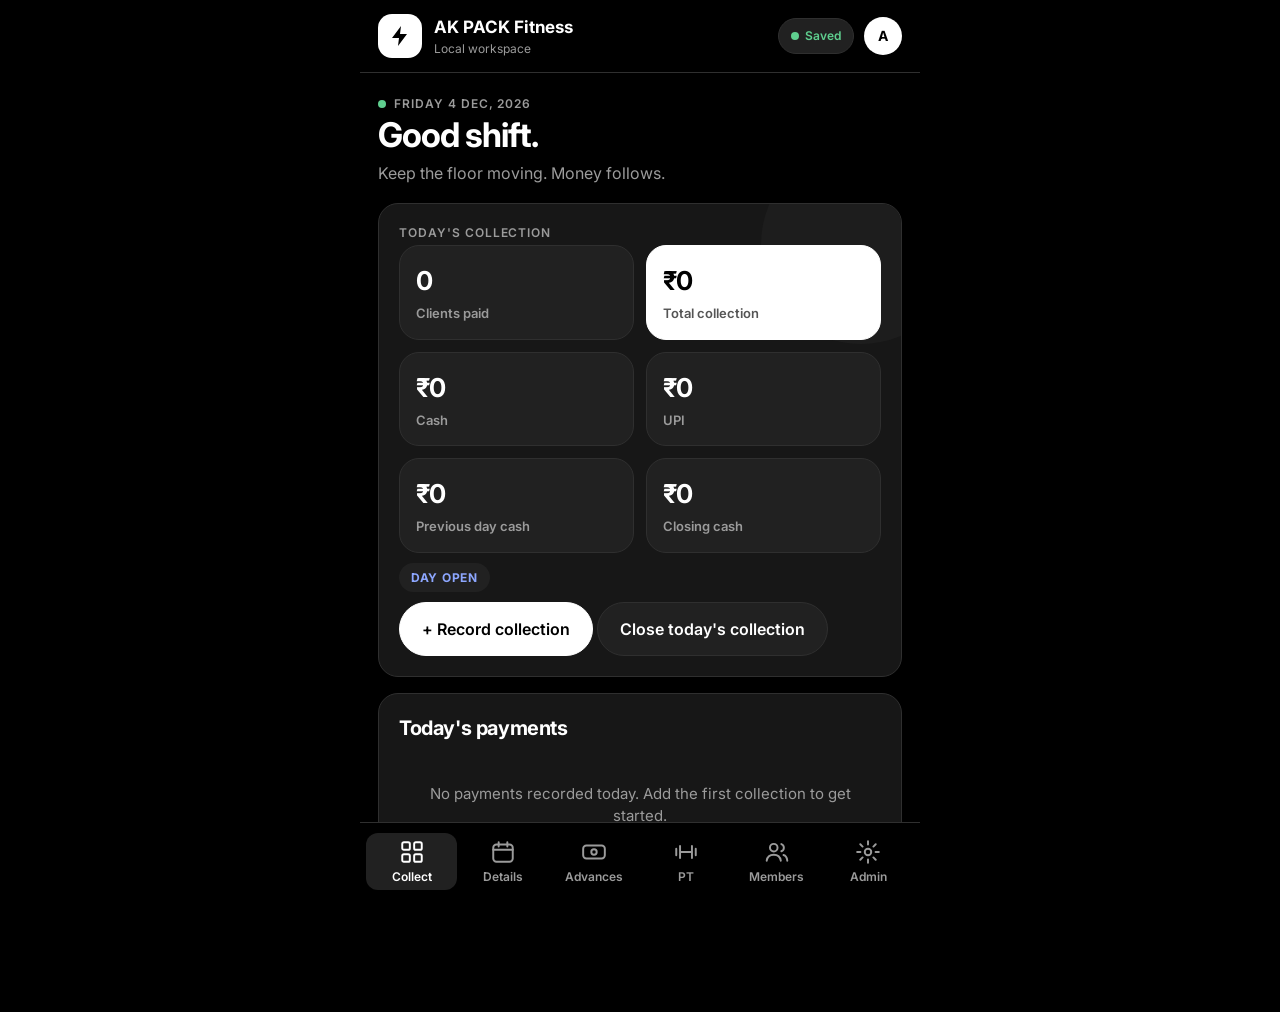
<file: index.html>
<!DOCTYPE html>
<html lang="en">
<head>
  <meta charset="UTF-8">
  <meta name="viewport" content="width=device-width, initial-scale=1, maximum-scale=1">
  <meta name="theme-color" content="#000000">
  <title>AK Pack Fitness — Daily Collection</title>
  <link href="https://fonts.googleapis.com/css2?family=Inter:wght@400;500;600;700&display=swap" rel="stylesheet"><link rel="stylesheet" href="./styles.css">
</head>
<body>
  <div id="ui-root" aria-live="polite"></div>
  <div class="toast" id="toast" role="status" aria-live="polite"></div>
  <div id="modal-root"></div>
  <script type="module" src="./js/bootstrap.js"></script>
</body>
</html>
</file>
<file: styles.css>
:root{color-scheme:dark;--bg:#000;--card:#171717;--card2:#212121;--line:#2f2f2f;--ink:#fff;--muted:#9b9b9b;--accent:#fff;--accent-soft:#212121;--navy:#212121;--ok:#5fcf8f;--err:#ef6a6a;--info:#8da7ff;--wn:#d9a441;--r:20px}
*{box-sizing:border-box}
html,body{margin:0;min-height:100%}
body{background:var(--bg);color:var(--ink);font-family:"Inter",-apple-system,BlinkMacSystemFont,"Segoe UI",Roboto,sans-serif;-webkit-tap-highlight-color:transparent;font-size:15px;line-height:1.45}
input,select,button,textarea{font-family:inherit;font-size:16px;color:var(--ink)}
h1,h2,h3{margin:0;letter-spacing:-.02em}
.hidden{display:none!important}
svg{width:1em;height:1em;stroke:currentColor;fill:none;stroke-width:1.8;stroke-linecap:round;stroke-linejoin:round;flex:none}
#app-screen{max-width:560px;margin:0 auto;min-height:100vh}
/* header */
.topbar{position:sticky;top:0;z-index:20;display:flex;align-items:center;justify-content:space-between;gap:10px;padding:calc(14px + env(safe-area-inset-top,0px)) 18px 14px;background:rgba(0,0,0,.92);-webkit-backdrop-filter:blur(12px);backdrop-filter:blur(12px);border-bottom:1px solid var(--line)}
.topbar-left{display:flex;align-items:center;gap:12px;min-width:0}
.topbar-mark{width:44px;height:44px;border-radius:14px;background:#fff;color:#000;display:grid;place-items:center;font-size:24px;flex:none}
.topbar-title{font-weight:700;font-size:17px;white-space:nowrap}
.topbar-role{font-size:12px;color:var(--muted);white-space:nowrap;overflow:hidden;text-overflow:ellipsis;max-width:140px}
.topbar-right{display:flex;align-items:center;gap:10px}
.sync-pill{white-space:nowrap;display:inline-flex;align-items:center;gap:6px;padding:8px 12px;border-radius:999px;background:var(--card2);border:1px solid var(--line);color:var(--ok);font-weight:600;font-size:12px}
.sync-pill .dot{width:8px;height:8px;border-radius:50%;background:var(--ok)}
.sync-pill .dot.err{background:var(--err)}.sync-pill .dot.wn{background:var(--wn)}
.avatar{width:38px;height:38px;border-radius:50%;background:#fff;color:#000;display:grid;place-items:center;font-weight:700;font-size:14px}
/* layout */
main{padding:22px 18px 120px}
.tab-view{display:none}.tab-view.active{display:block}
.eyebrow{font-size:12px;font-weight:600;letter-spacing:.08em;text-transform:uppercase;color:var(--muted);display:flex;align-items:center;gap:8px}
.eyebrow .pip{width:8px;height:8px;border-radius:50%;background:var(--ok)}
.page-title{font-size:34px;font-weight:700;letter-spacing:-.03em;margin:4px 0 8px;line-height:1.1}
.page-sub{color:var(--muted);margin:0 0 18px;font-size:16px}
.card{background:var(--card);border:1px solid var(--line);border-radius:var(--r);padding:20px;margin-bottom:16px;}
.card h2{font-size:20px;font-weight:700;margin-bottom:12px}
.section-head{display:flex;align-items:center;justify-content:space-between;margin-bottom:10px}
.section-head h2{margin:0}
.hero{position:relative;overflow:hidden}
.hero::after{content:"";position:absolute;right:-60px;top:-60px;width:200px;height:200px;border-radius:50%;background:#1d1d1d}
.hero>*{position:relative;z-index:1}
.hero .num{font-size:44px}
.stat-grid{display:grid;grid-template-columns:1fr 1fr;gap:12px}
.stat{background:var(--card2);border:1px solid var(--line);border-radius:20px;padding:16px}
.hero .stat-grid{margin-top:4px}
.stat .label{font-size:13px;color:var(--muted);font-weight:600;margin-top:4px}
.stat .num{font-size:26px;font-weight:700;letter-spacing:-.02em}
.stat.dark{background:#fff;border-color:#fff;color:#000}.stat.dark .label{color:#555}
/* buttons */
.btn{display:inline-flex;align-items:center;justify-content:center;gap:8px;min-height:54px;padding:0 22px;border:0;border-radius:99px;background:#fff;color:#000;font-weight:600;cursor:pointer;border:1px solid #fff;margin-top:10px}
.btn:active{transform:scale(.98)}
.btn.secondary{background:var(--card2);color:#fff;border:1px solid var(--line)}
.btn.ghost{background:transparent;color:#fff;border:1px solid var(--line)}
.btn.danger{background:var(--card2);color:var(--err);border:1px solid var(--line)}
.btn.small{min-height:42px;padding:0 16px;font-size:15px;margin-top:0}
.btn.tiny{min-height:36px;padding:0 12px;font-size:14px;margin-top:0}
.btn-row{display:flex;gap:10px;flex-wrap:wrap;align-items:center}.btn-row input{flex:1;min-width:140px}
.cycle-nav{display:flex;align-items:center;justify-content:space-between;gap:8px;margin-bottom:8px}
.cycle-nav .label{font-weight:700;text-align:center;flex:1}
/* forms */
label{display:block;font-size:14px;font-weight:600;color:var(--muted);margin:14px 0 8px}
input:not([type=checkbox]):not([type=radio]):not([type=file]),select,textarea{width:100%;min-height:54px;padding:0 16px;border:1px solid transparent;border-radius:16px;background:var(--card2);outline:0}
input:focus,select:focus,textarea:focus{border-color:#4a4a4a}
input[type=date]{color-scheme:dark}
.field-row{display:grid;grid-template-columns:1fr 1fr;gap:12px}
.searchbar{margin-bottom:12px}
/* rows */
.row{display:flex;align-items:center;gap:12px;padding:14px 0;border-top:1px solid var(--line)}
.row:first-child{border-top:0}
.row-main{flex:1;min-width:0;font-weight:700}
.row-sub{color:var(--muted);font-size:14px;font-weight:400;margin:2px 0}
.row-amt{font-weight:700;white-space:nowrap}
.row-actions{display:flex;gap:6px}
.empty{text-align:center;color:var(--muted);padding:28px 12px}
.badge{display:inline-flex;align-items:center;gap:6px;padding:6px 12px;border-radius:999px;font-size:12px;font-weight:700;letter-spacing:.06em;text-transform:uppercase;background:var(--card2)}
.badge.ok{color:var(--ok)}.badge.err{color:var(--err)}.badge.info{color:var(--info)}
.dot{display:inline-block}
/* nav */
nav.bottomnav{position:fixed;left:0;right:0;bottom:0;z-index:30;display:flex;justify-content:space-around;max-width:560px;margin:0 auto;padding:10px 6px calc(10px + env(safe-area-inset-bottom,0px));background:#000;-webkit-backdrop-filter:blur(12px);backdrop-filter:blur(12px);border-top:1px solid var(--line)}
nav.bottomnav button{border-radius:12px!important;flex:1;display:flex;flex-direction:column;align-items:center;gap:4px;background:none;border:0;padding:6px 0;font-size:12px;font-weight:600;color:var(--muted);cursor:pointer}
nav.bottomnav button .ic{font-size:26px;display:grid}
nav.bottomnav button.active{color:#fff;background:var(--card2)}
/* modal sheet */
.modal-backdrop{position:fixed;inset:0;z-index:50;background:rgba(0,0,0,.7);display:flex;align-items:flex-end;justify-content:center}
.modal{width:100%;max-width:560px;max-height:92vh;overflow:auto;background:var(--card);border:1px solid var(--line);border-radius:22px 22px 0 0;padding:24px 20px calc(24px + env(safe-area-inset-bottom,0px))}
.modal h2,.modal h3{font-size:24px;margin-bottom:4px}
.modal .btn{width:100%}
.toast{position:fixed;left:50%;bottom:100px;transform:translate(-50%,20px);background:#fff;color:#000;padding:12px 18px;border-radius:99px;font-weight:600;opacity:0;pointer-events:none;transition:.25s;z-index:60;max-width:90%}
.toast.show{opacity:1;transform:translate(-50%,0)}
.error-msg{color:var(--err);font-size:14px}
.load-error{padding:40px 20px}

.btn-row+.card{margin-top:16px}
#pt-summary{margin-bottom:16px}
.stat.wide{grid-column:1/-1}
</file>
